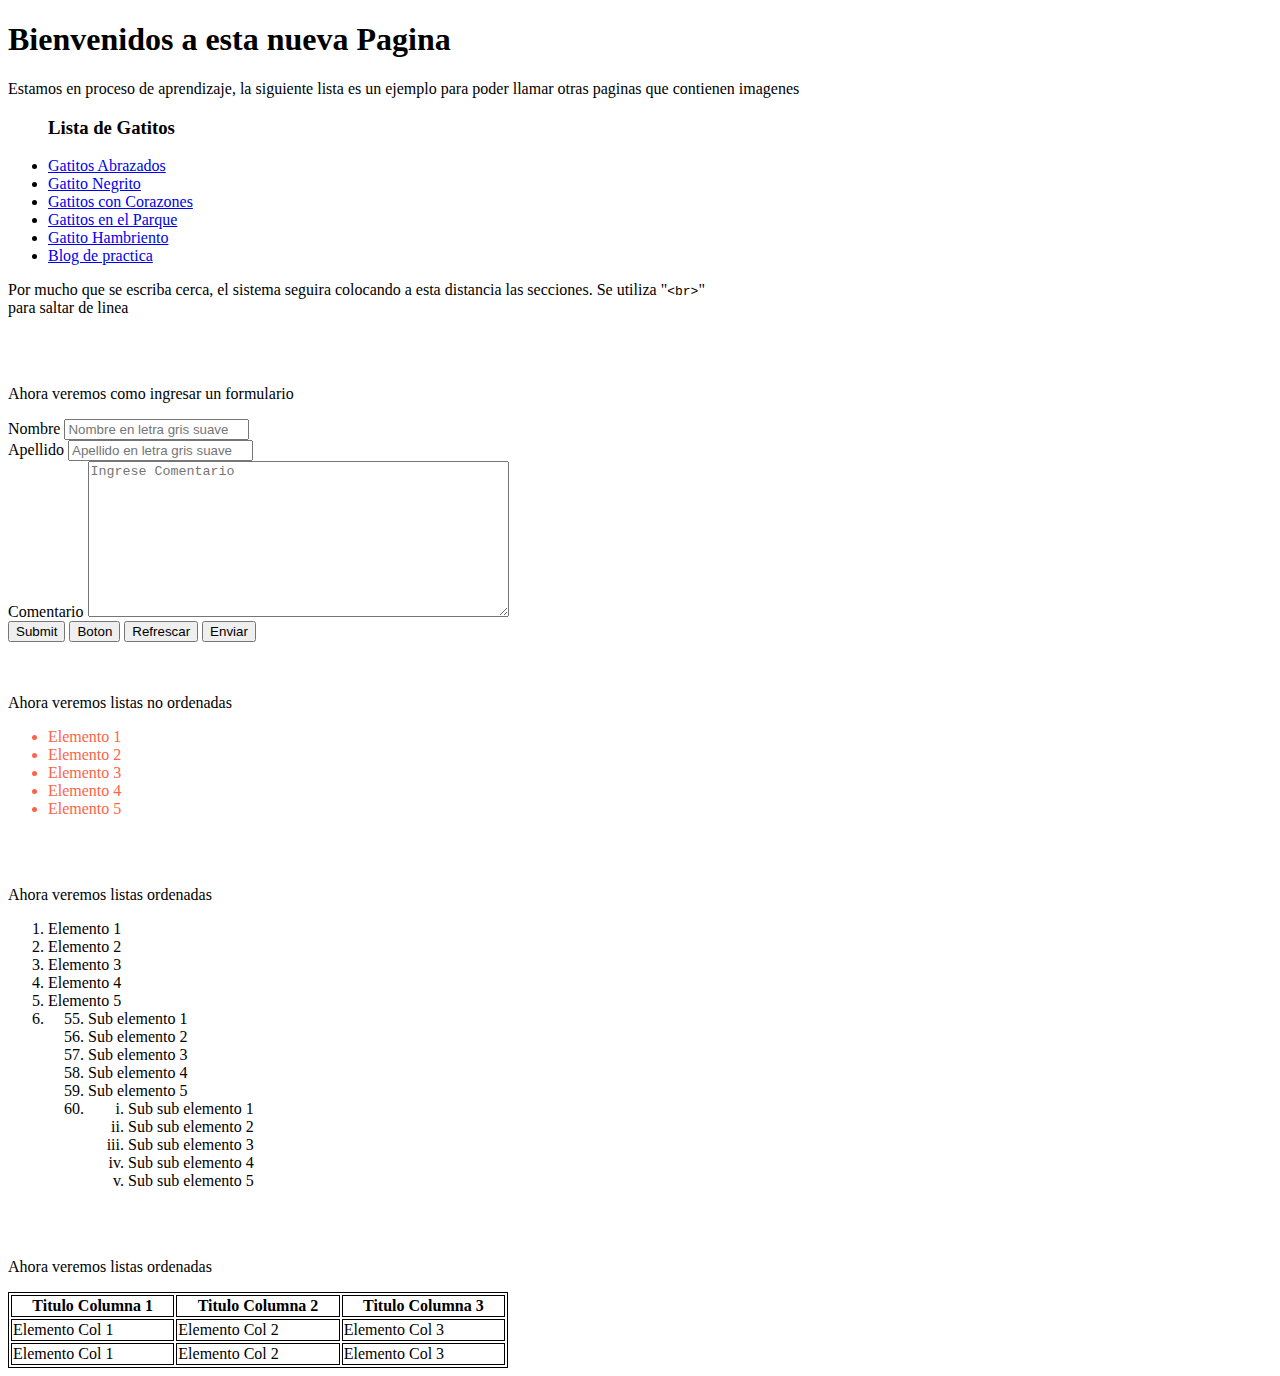
<file: index.html>
<!DOCTYPE html>
<html lang="en">
<head>
    <meta charset="UTF-8">
    <meta name="viewport" content="width=device-width, initial-scale=1.0">
    <title>Gatitos para el mundo</title>
    <link rel="stylesheet" href="./assets/css/estilo.css">

</head>
<body>
    <h1>Bienvenidos a esta nueva Pagina</h1>
    <p>Estamos en proceso de aprendizaje, la siguiente lista es un ejemplo para poder llamar otras paginas que contienen imagenes</p>
    <ul class="dropdown-menu">
        <h3><span class="dropdown-item-text">Lista de Gatitos</span></h3>
        <li><a class="dropdown-item" href="./paginas/gatito_01.html">Gatitos Abrazados</a></li>
        <li><a class="dropdown-item" href="./paginas/gatito_02.html">Gatito Negrito</a></li>
        <li><a class="dropdown-item" href="./paginas/gatito_03.html">Gatitos con Corazones</a></li>
        <li><a class="dropdown-item" href="./paginas/gatito_04.html">Gatitos en el Parque</a></li>
        <li><a class="dropdown-item" href="./paginas/gatito_05.html">Gatito Hambriento</a></li>
        <li><a class="dropdown-item" href="./paginas/blog.html">Blog de practica</a></li>
    </ul>
    <p>Por mucho que se escriba cerca, el sistema seguira colocando a esta distancia las secciones. Se utiliza "<code>&lt;br&gt;</code>" <br> para saltar de linea</p>
    <br><br>
    <p>Ahora veremos como ingresar un formulario</p>

    <!--Esto es un comentario-->
    <form action="ruta" method="post">
        <label for="identificador_01">Nombre</label> 
        <!--for me permite que sin importar si apreto el contenedor o el identificador, 
        igual puedo escribir la información en el espacio asignado-->
        <input type="text" id="identificador_01" name="nombre" placeholder="Nombre en letra gris suave">
        <!--se le asignan atributos al contenedor, name da el nombre que tendra la informacion al ser enviada es decir, la llave-->
        <br>
        <label for="identificador_02">Apellido</label> 
        <input type="text" id="identificador_02" name="apellido" placeholder="Apellido en letra gris suave">
        <br>
        <label for="identificador_03">Comentario</label>
        <textarea cols="50" rows="10" id="identificador_03" name="comentario" placeholder="Ingrese Comentario"></textarea> 
        <br>
        <input type="submit"> <!--botonera no personalizable-->
        <button type="button">Boton</button> <!--se debe especificar el comportamiento con javascript-->
        <button type="reset">Refrescar</button>
        <button type="submit">Enviar</button> <!--similar a input tipo submit, pero permite personalizarlo ad-->

    </form>
    <br><br>
    <p>Ahora veremos listas no ordenadas</p>
    
    <ul class="lista">
        <li>Elemento 1</li>
        <li>Elemento 2</li>
        <li>Elemento 3</li>
        <li>Elemento 4</li>
        <li>Elemento 5</li>

    </ul>

    <br><br>
    <p>Ahora veremos listas ordenadas</p>

    <ol>
        <li>Elemento 1</li>
        <li>Elemento 2</li>
        <li>Elemento 3</li>
        <li>Elemento 4</li>
        <li>Elemento 5</li>
        <li>
            <ol>
                <li value="55">Sub elemento 1</li>
                <li>Sub elemento 2</li>
                <li>Sub elemento 3</li>
                <li>Sub elemento 4</li>
                <li>Sub elemento 5</li>
                <li>
                    <ol>
                        <li style="list-style-type: lower-roman;">Sub sub elemento 1</li>
                        <li style="list-style-type: lower-roman;">Sub sub elemento 2</li>
                        <li style="list-style-type: lower-roman;">Sub sub elemento 3</li>
                        <li style="list-style-type: lower-roman;">Sub sub elemento 4</li>
                        <li style="list-style-type: lower-roman;">Sub sub elemento 5</li>

                    </ol>
                </li>
            </ol>
        </li>

    </ol>
    <br><br>
    <p>Ahora veremos listas ordenadas</p>
    <table style="border: 1px solid black; width: 500px;">
         <thead> <!-- agrupa la cabezera; le indica al explorador que es la cabezera-->
            <tr> <!--indican una fila dentro de la tabla-->
                <th style="border: 1px solid black;">Titulo Columna 1</th> <!--es el titulo que estara centrada con respecto a la columna-->
                <th style="border: 1px solid black;">Titulo Columna 2</th>
                <th style="border: 1px solid black;">Titulo Columna 3</th>
             </tr>
         </thead>
         <tbody> <!--agrupa el cuerpo de una tabla-->
            <tr>
                <td style="border: 1px solid black;">Elemento Col 1</td> <!--es el elemento y estaran alineados a la izquierda de la columna-->
                <td style="border: 1px solid black;">Elemento Col 2</td>
                <td style="border: 1px solid black;">Elemento Col 3</td>
             </tr>
             <tr>
                <td style="border: 1px solid black;">Elemento Col 1</td>
                <td style="border: 1px solid black;">Elemento Col 2</td>
                <td style="border: 1px solid black;">Elemento Col 3</td>
             </tr>
         </tbody>
    </table>
</body>
</html>
</file>
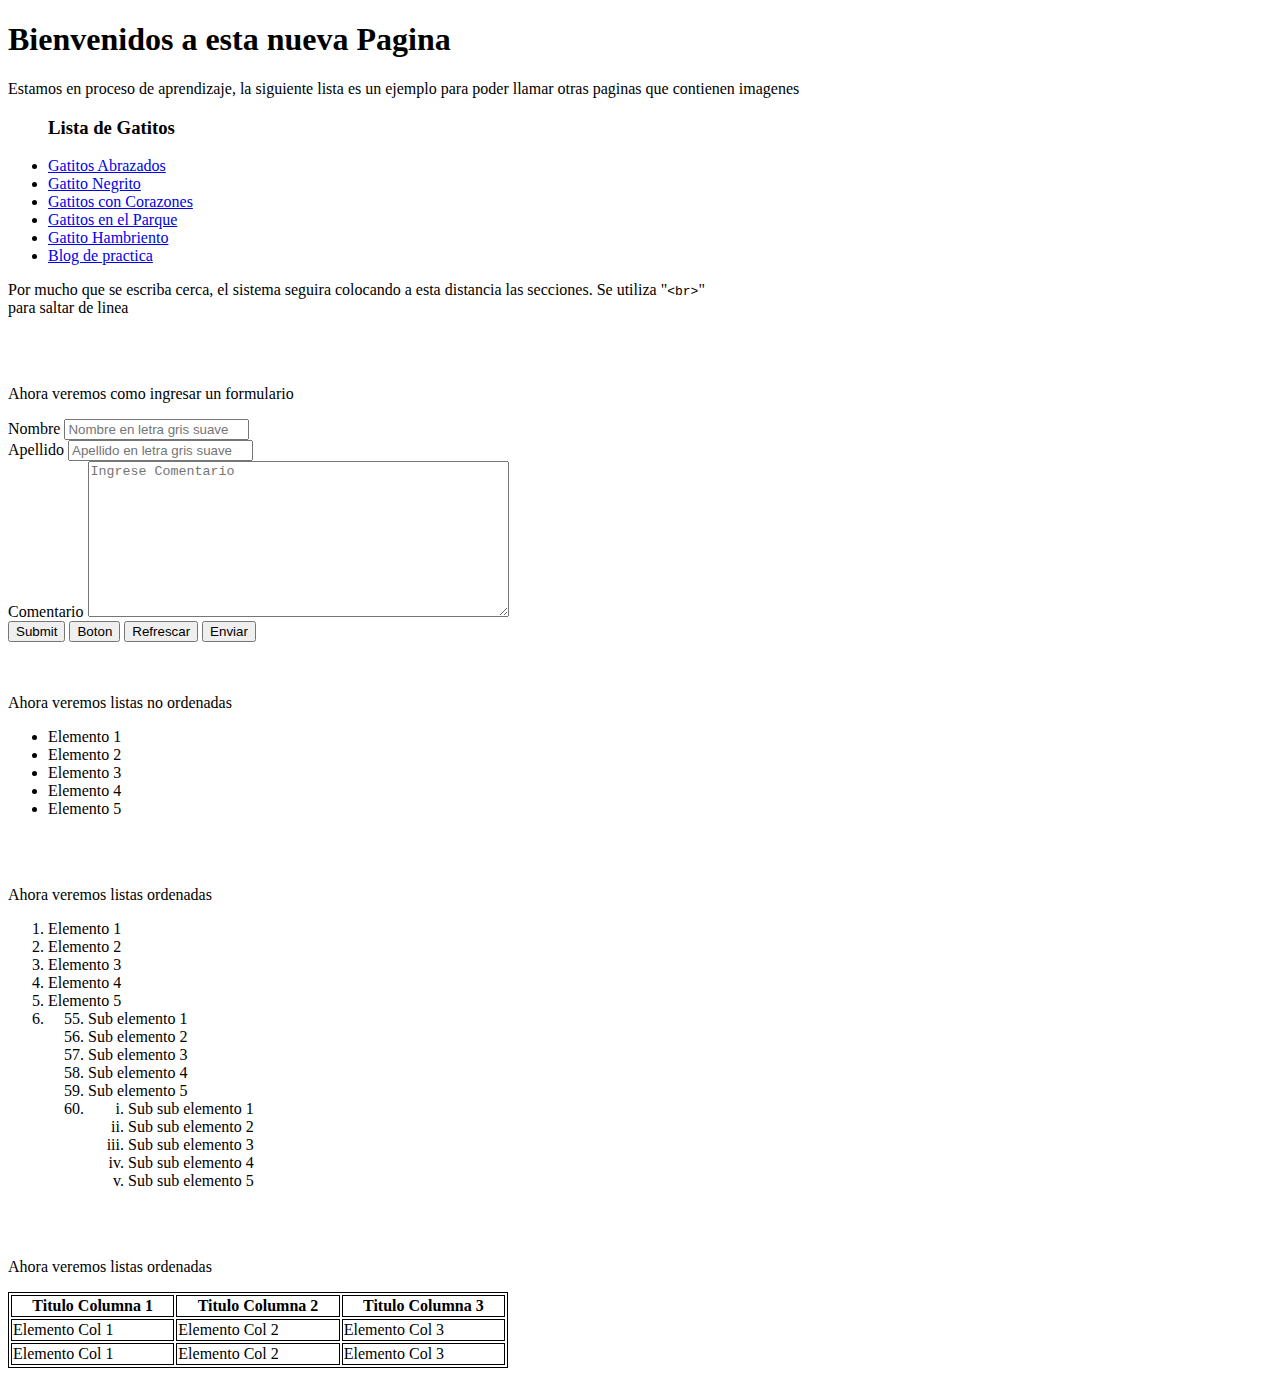
<file: paginas/index.html>
<!DOCTYPE html>
<html lang="en">
<head>
    <meta charset="UTF-8">
    <meta name="viewport" content="width=device-width, initial-scale=1.0">
    <title>Gatitos para el mundo</title>


</head>
<body>
    <h1>Bienvenidos a esta nueva Pagina</h1>
    <p>Estamos en proceso de aprendizaje, la siguiente lista es un ejemplo para poder llamar otras paginas que contienen imagenes</p>
    <ul class="dropdown-menu">
        <h3><span class="dropdown-item-text">Lista de Gatitos</span></h3>
        <li><a class="dropdown-item" href="./gatito_01.html">Gatitos Abrazados</a></li>
        <li><a class="dropdown-item" href="./gatito_02.html">Gatito Negrito</a></li>
        <li><a class="dropdown-item" href="./gatito_03.html">Gatitos con Corazones</a></li>
        <li><a class="dropdown-item" href="./gatito_04.html">Gatitos en el Parque</a></li>
        <li><a class="dropdown-item" href="./gatito_05.html">Gatito Hambriento</a></li>
        <li><a class="dropdown-item" href="./blog.html">Blog de practica</a></li>
    </ul>
    <p>Por mucho que se escriba cerca, el sistema seguira colocando a esta distancia las secciones. Se utiliza "<code>&lt;br&gt;</code>" <br> para saltar de linea</p>
    <br><br>
    <p>Ahora veremos como ingresar un formulario</p>

    <!--Esto es un comentario-->
    <form action="ruta" method="post">
        <label for="identificador_01">Nombre</label> 
        <!--for me permite que sin importar si apreto el contenedor o el identificador, 
        igual puedo escribir la información en el espacio asignado-->
        <input type="text" id="identificador_01" name="nombre" placeholder="Nombre en letra gris suave">
        <!--se le asignan atributos al contenedor, name da el nombre que tendra la informacion al ser enviada es decir, la llave-->
        <br>
        <label for="identificador_02">Apellido</label> 
        <input type="text" id="identificador_02" name="apellido" placeholder="Apellido en letra gris suave">
        <br>
        <label for="identificador_03">Comentario</label>
        <textarea cols="50" rows="10" id="identificador_03" name="comentario" placeholder="Ingrese Comentario"></textarea> 
        <br>
        <input type="submit"> <!--botonera no personalizable-->
        <button type="button">Boton</button> <!--se debe especificar el comportamiento con javascript-->
        <button type="reset">Refrescar</button>
        <button type="submit">Enviar</button> <!--similar a input tipo submit, pero permite personalizarlo ad-->

    </form>
    <br><br>
    <p>Ahora veremos listas no ordenadas</p>
    
    <ul>
        <li>Elemento 1</li>
        <li>Elemento 2</li>
        <li>Elemento 3</li>
        <li>Elemento 4</li>
        <li>Elemento 5</li>

    </ul>

    <br><br>
    <p>Ahora veremos listas ordenadas</p>

    <ol>
        <li>Elemento 1</li>
        <li>Elemento 2</li>
        <li>Elemento 3</li>
        <li>Elemento 4</li>
        <li>Elemento 5</li>
        <li>
            <ol>
                <li value="55">Sub elemento 1</li>
                <li>Sub elemento 2</li>
                <li>Sub elemento 3</li>
                <li>Sub elemento 4</li>
                <li>Sub elemento 5</li>
                <li>
                    <ol>
                        <li style="list-style-type: lower-roman;">Sub sub elemento 1</li>
                        <li style="list-style-type: lower-roman;">Sub sub elemento 2</li>
                        <li style="list-style-type: lower-roman;">Sub sub elemento 3</li>
                        <li style="list-style-type: lower-roman;">Sub sub elemento 4</li>
                        <li style="list-style-type: lower-roman;">Sub sub elemento 5</li>

                    </ol>
                </li>
            </ol>
        </li>

    </ol>
    <br><br>
    <p>Ahora veremos listas ordenadas</p>
    <table style="border: 1px solid black; width: 500px;">
         <thead> <!-- agrupa la cabezera; le indica al explorador que es la cabezera-->
            <tr> <!--indican una fila dentro de la tabla-->
                <th style="border: 1px solid black;">Titulo Columna 1</th> <!--es el titulo que estara centrada con respecto a la columna-->
                <th style="border: 1px solid black;">Titulo Columna 2</th>
                <th style="border: 1px solid black;">Titulo Columna 3</th>
             </tr>
         </thead>
         <tbody> <!--agrupa el cuerpo de una tabla-->
            <tr>
                <td style="border: 1px solid black;">Elemento Col 1</td> <!--es el elemento y estaran alineados a la izquierda de la columna-->
                <td style="border: 1px solid black;">Elemento Col 2</td>
                <td style="border: 1px solid black;">Elemento Col 3</td>
             </tr>
             <tr>
                <td style="border: 1px solid black;">Elemento Col 1</td>
                <td style="border: 1px solid black;">Elemento Col 2</td>
                <td style="border: 1px solid black;">Elemento Col 3</td>
             </tr>
         </tbody>
    </table>
</body>
</html>
</file>
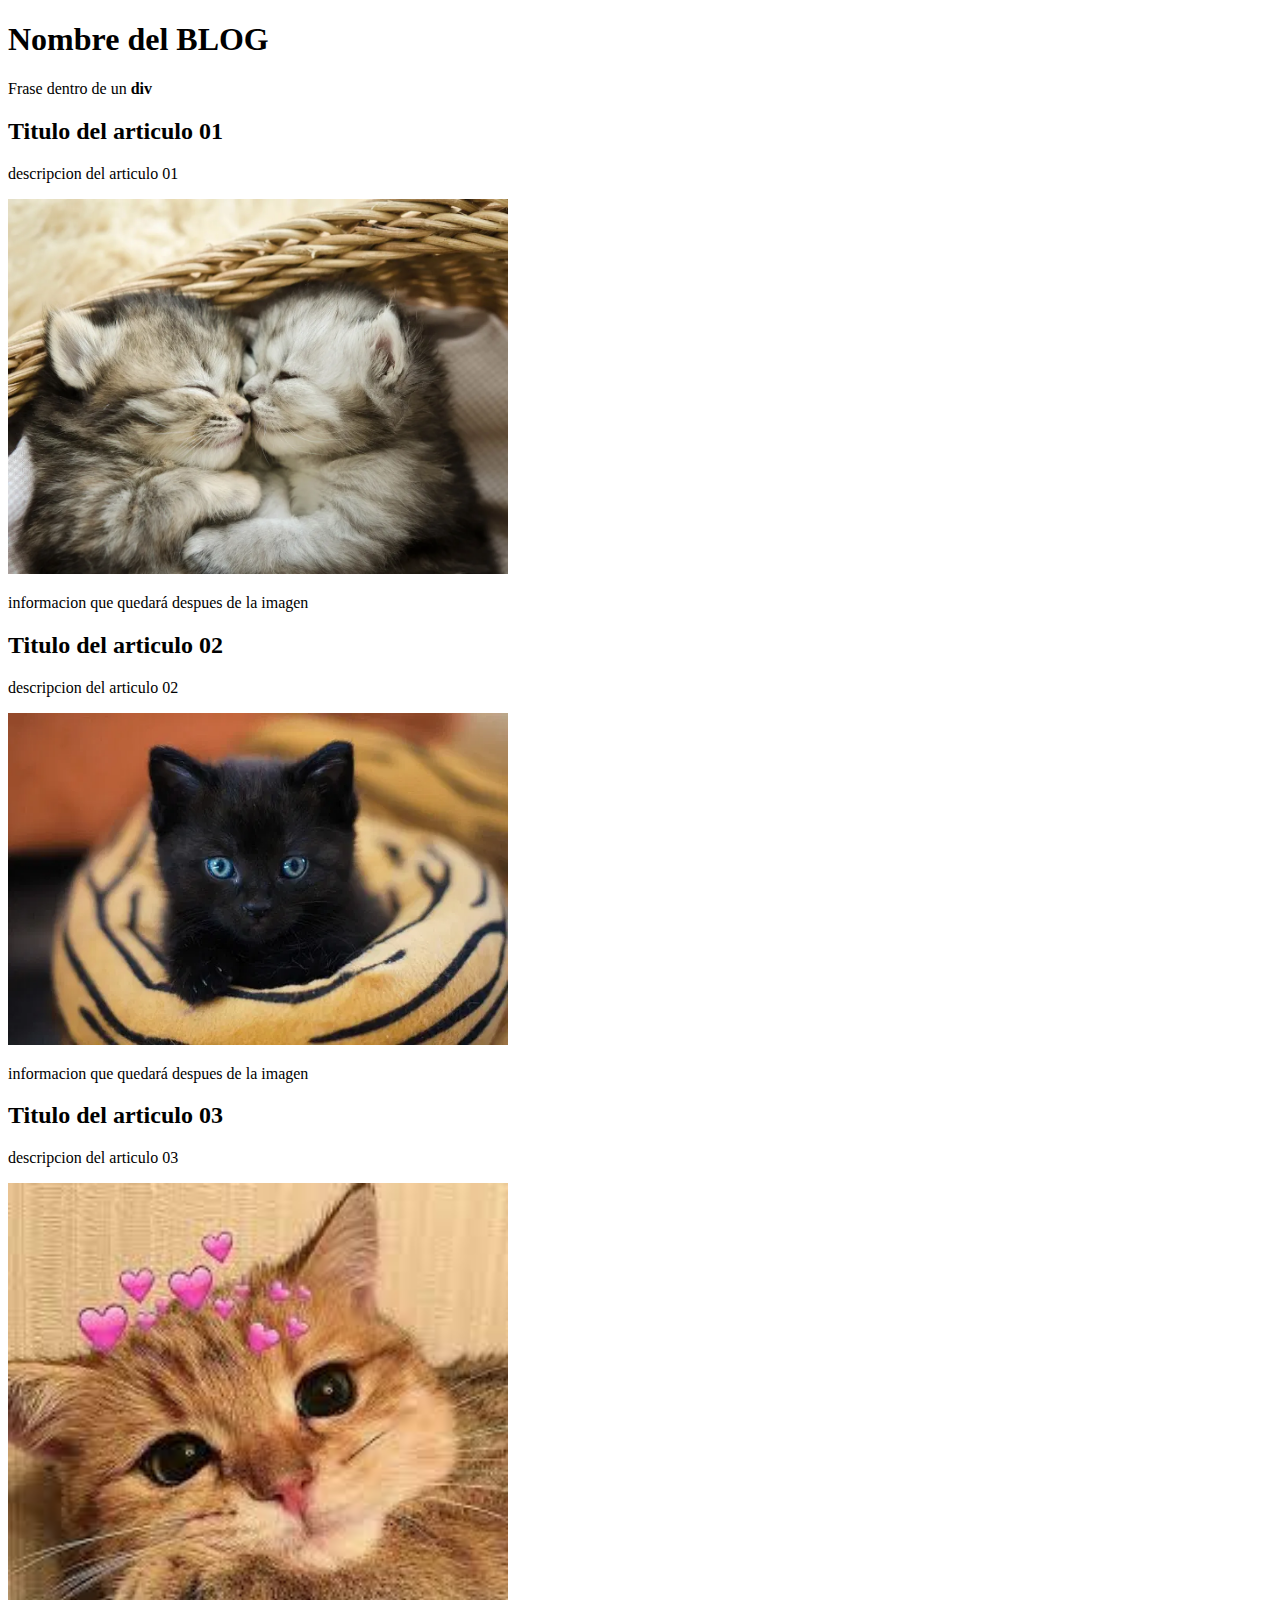
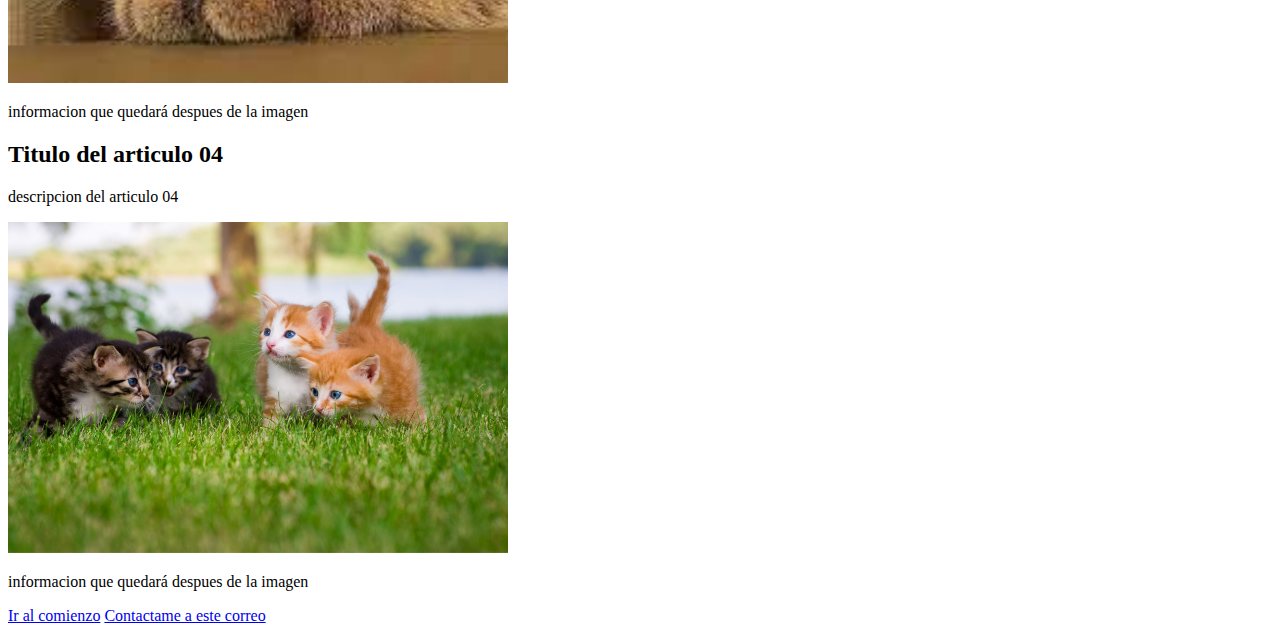
<file: paginas/blog.html>
<!DOCTYPE html>
<html lang="en">
<head>
    <meta charset="UTF-8">
    <title>Document</title>

</head>
<body>
    <header>
        <h1 id="entrada">Nombre del BLOG</h1> <!--Se ocupa id cuando es un elemento unico-->
    </header>
    <div>
        <p>Frase dentro de un <strong>div</strong></p> 
    </div>
    <section>
        <article class="post"> <!--Se ocupa class cuando quiero seleccionar más de un elemento-->
            <h2>Titulo del articulo 01</h2> 
            <p>descripcion del articulo 01</p>
            <img src="../assets/img/01.webp" width="500px" alt="gatitos">
            <p>informacion que quedará despues de la imagen</p>
        </article>
        <article class="post">
            <h2>Titulo del articulo 02</h2>
            <p>descripcion del articulo 02</p>
            <img src="../assets/img/02.webp" width="500px" alt="gatitos">
            <p>informacion que quedará despues de la imagen</p>
        </article>
        <article class="post">
            <h2>Titulo del articulo 03</h2>
            <p>descripcion del articulo 03</p>
            <img src="../assets/img/03.jpg" width="500px" alt="gatitos">
            <p>informacion que quedará despues de la imagen</p>
        </article>
        <article class="post">
            <h2>Titulo del articulo 04</h2>
            <p>descripcion del articulo 04</p>
            <img src="../assets/img/04.jpg" width="500px" alt="gatitos">
            <p>informacion que quedará despues de la imagen</p>
        </article>
    </section>
    <footer>
        <a href="#entrada">Ir al comienzo</a> <!--para ir hasta un id especifico se coloca # y el nombre del id-->
        <a href="mailto:correo@casillero.cl">Contactame a este correo</a>
    </footer>

</body>
</html>
</file>
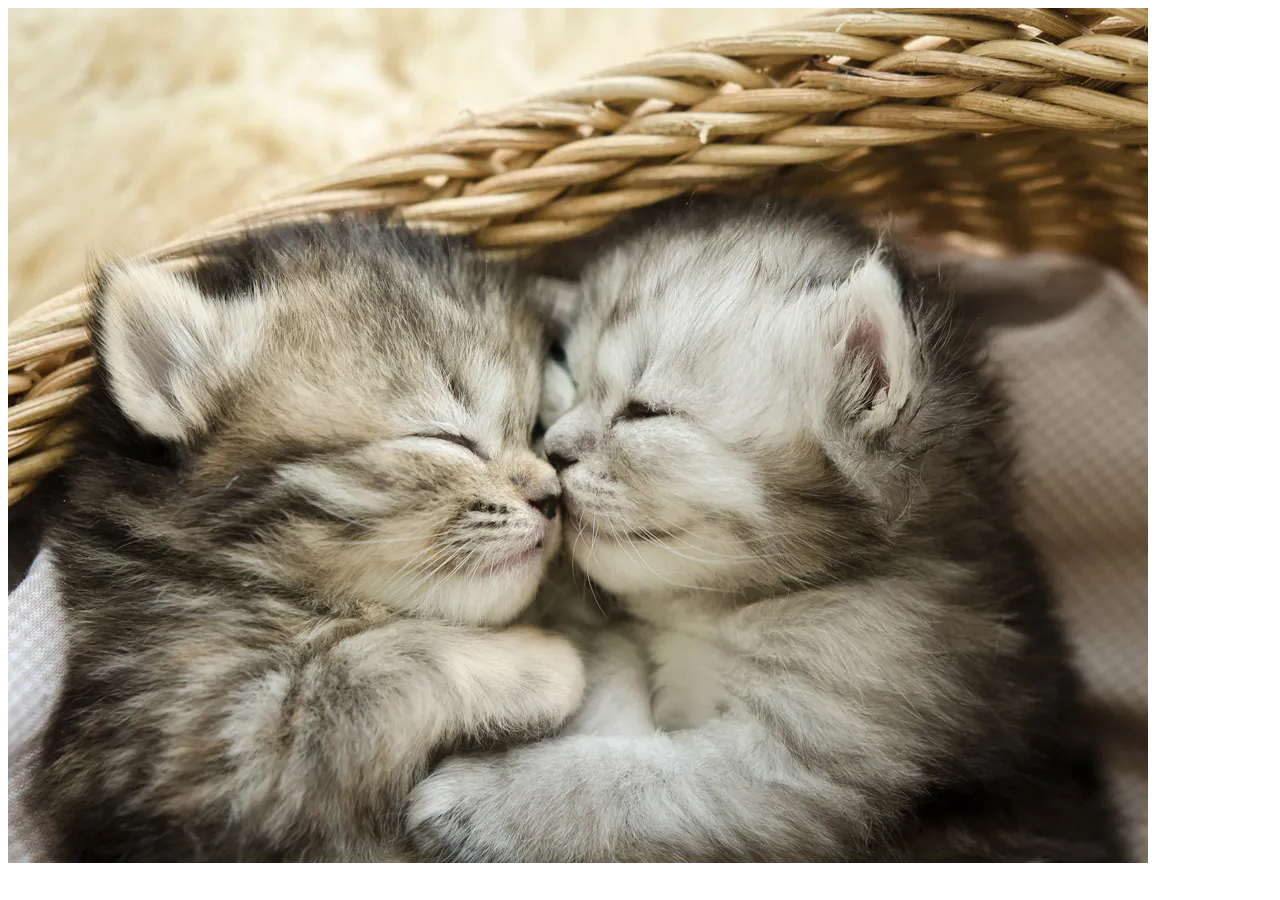
<file: paginas/gatito_01.html>
<!DOCTYPE html>
<html lang="en">
<head>
    <meta charset="UTF-8">
    <meta name="viewport" content="width=device-width, initial-scale=1.0">
    <title>Document</title>
</head>
<body>
    <img src="../assets/img/01.webp" alt="ternuras abrazadas" />
</body>
</html>
</file>
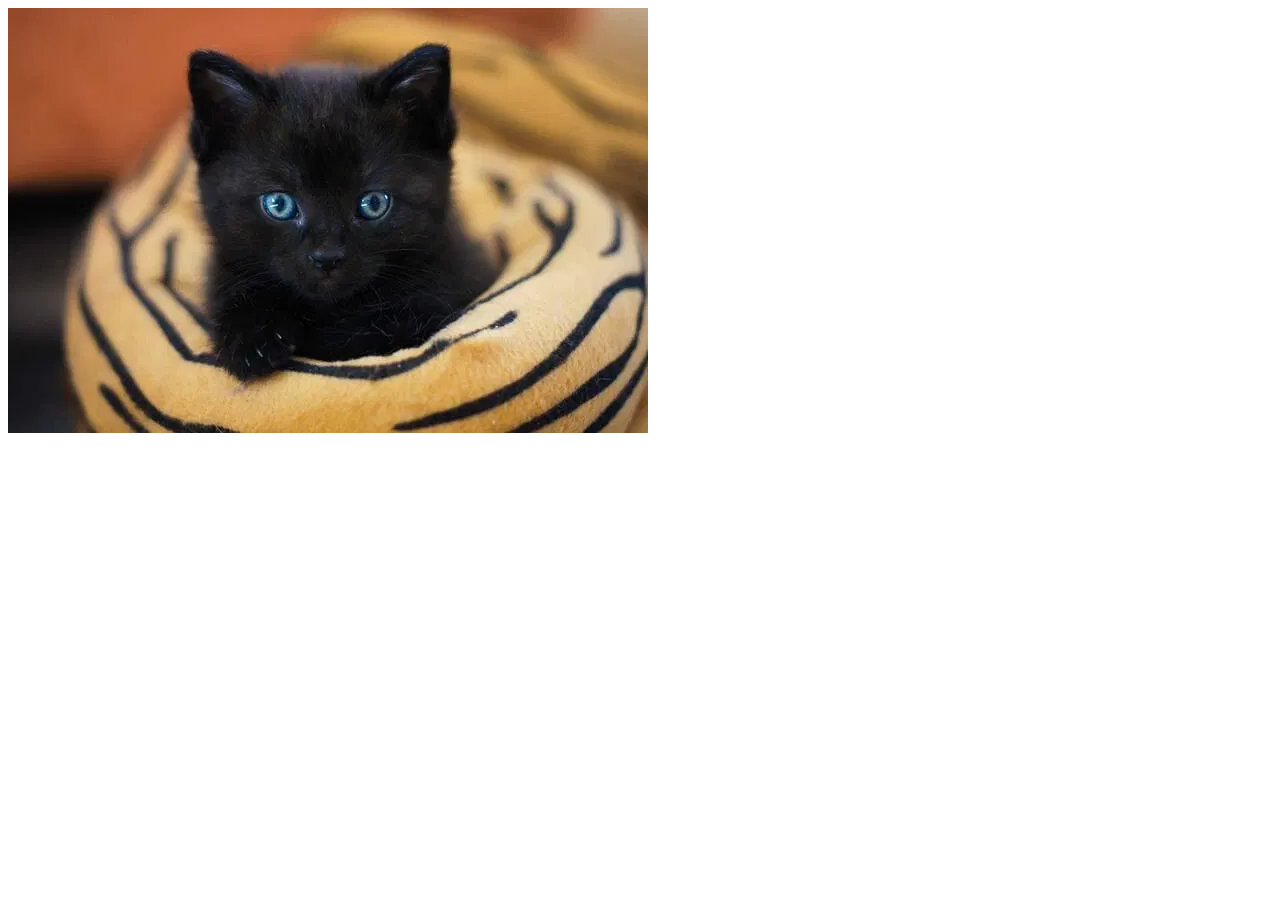
<file: paginas/gatito_02.html>
<!DOCTYPE html>
<html lang="en">
<head>
    <meta charset="UTF-8">
    <meta name="viewport" content="width=device-width, initial-scale=1.0">
    <title>Document</title>
</head>
<body>
    <img src="../assets/img/02.webp" alt="ternura negrita" />
</body>
</html>
</file>
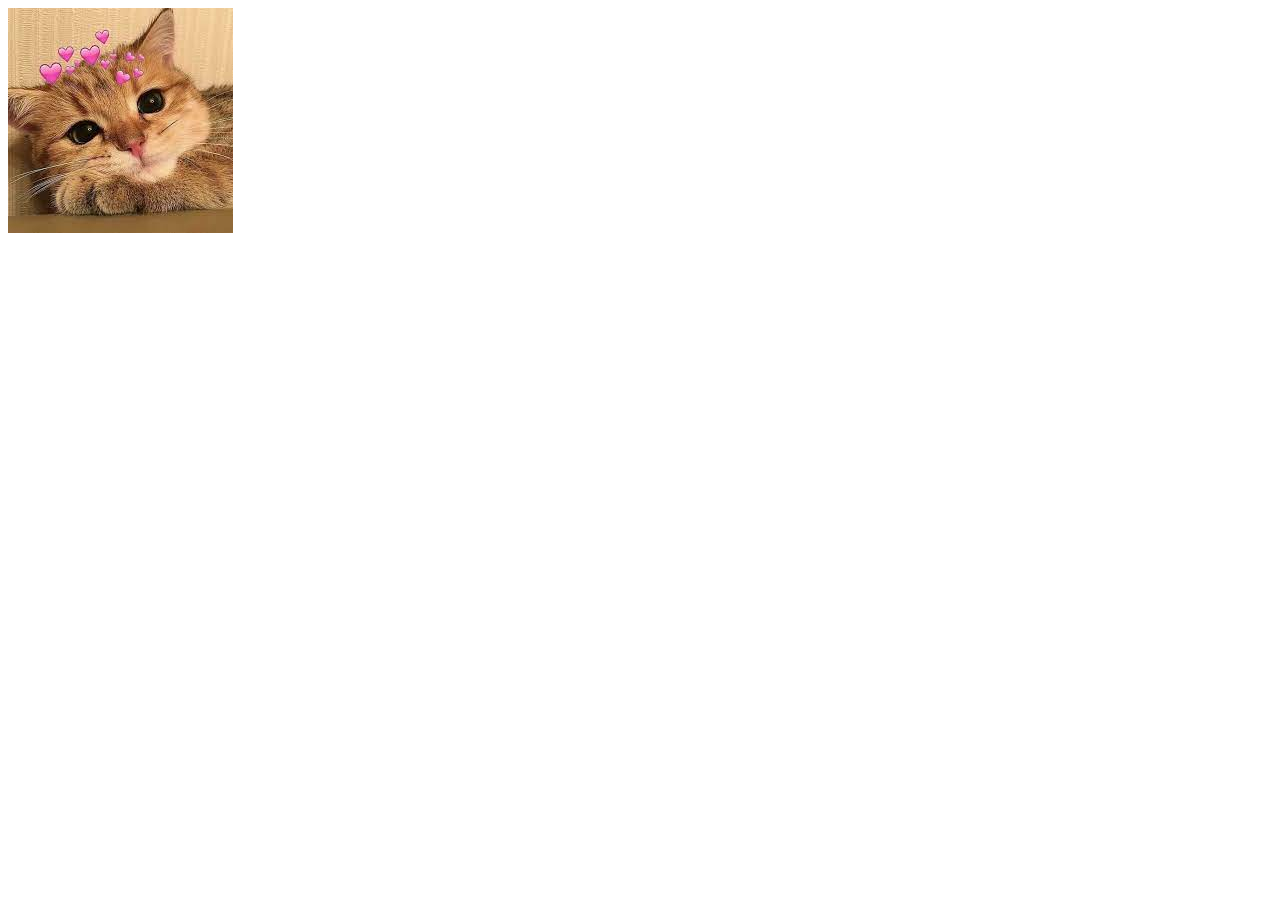
<file: paginas/gatito_03.html>
<!DOCTYPE html>
<html lang="en">
<head>
    <meta charset="UTF-8">
    <meta name="viewport" content="width=device-width, initial-scale=1.0">
    <title>Document</title>
</head>
<body>
    <img src="../assets/img/03.jpg" alt="ternura enamorada">
</body>
</html>
</file>
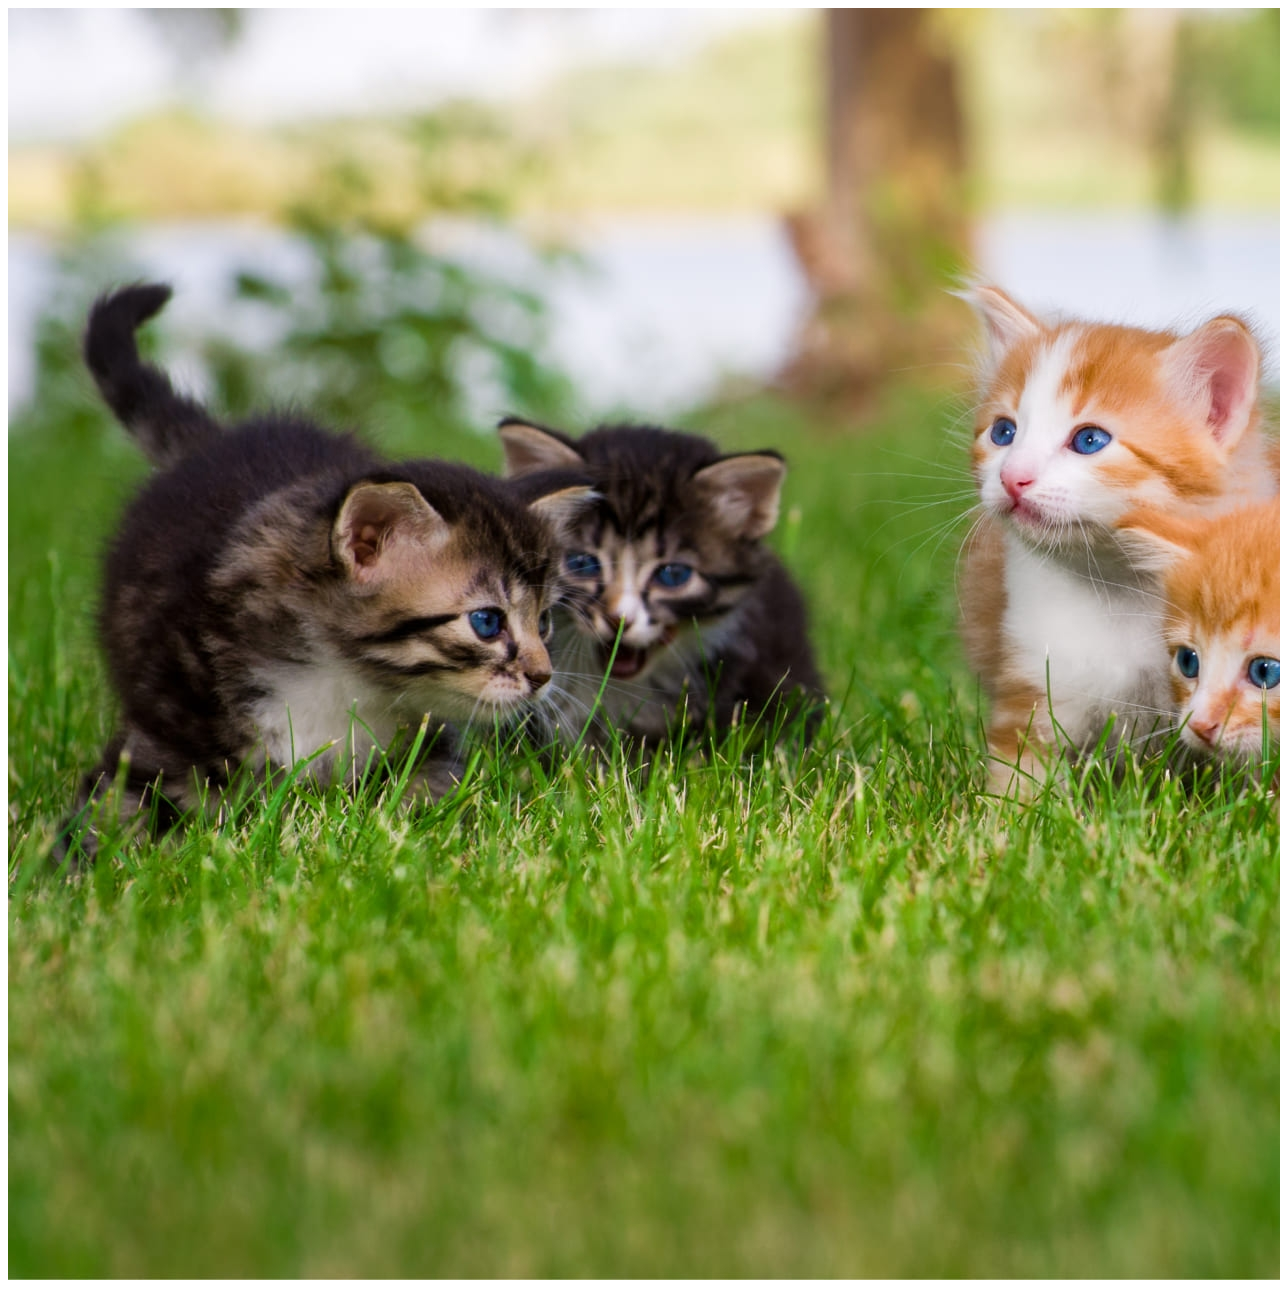
<file: paginas/gatito_04.html>
<!DOCTYPE html>
<html lang="en">
<head>
    <meta charset="UTF-8">
    <meta name="viewport" content="width=device-width, initial-scale=1.0">
    <title>Document</title>
</head>
<body>
    <img src="../assets/img/04.jpg" alt="ternuras Jugando en el parque">
</body>
</html>
</file>
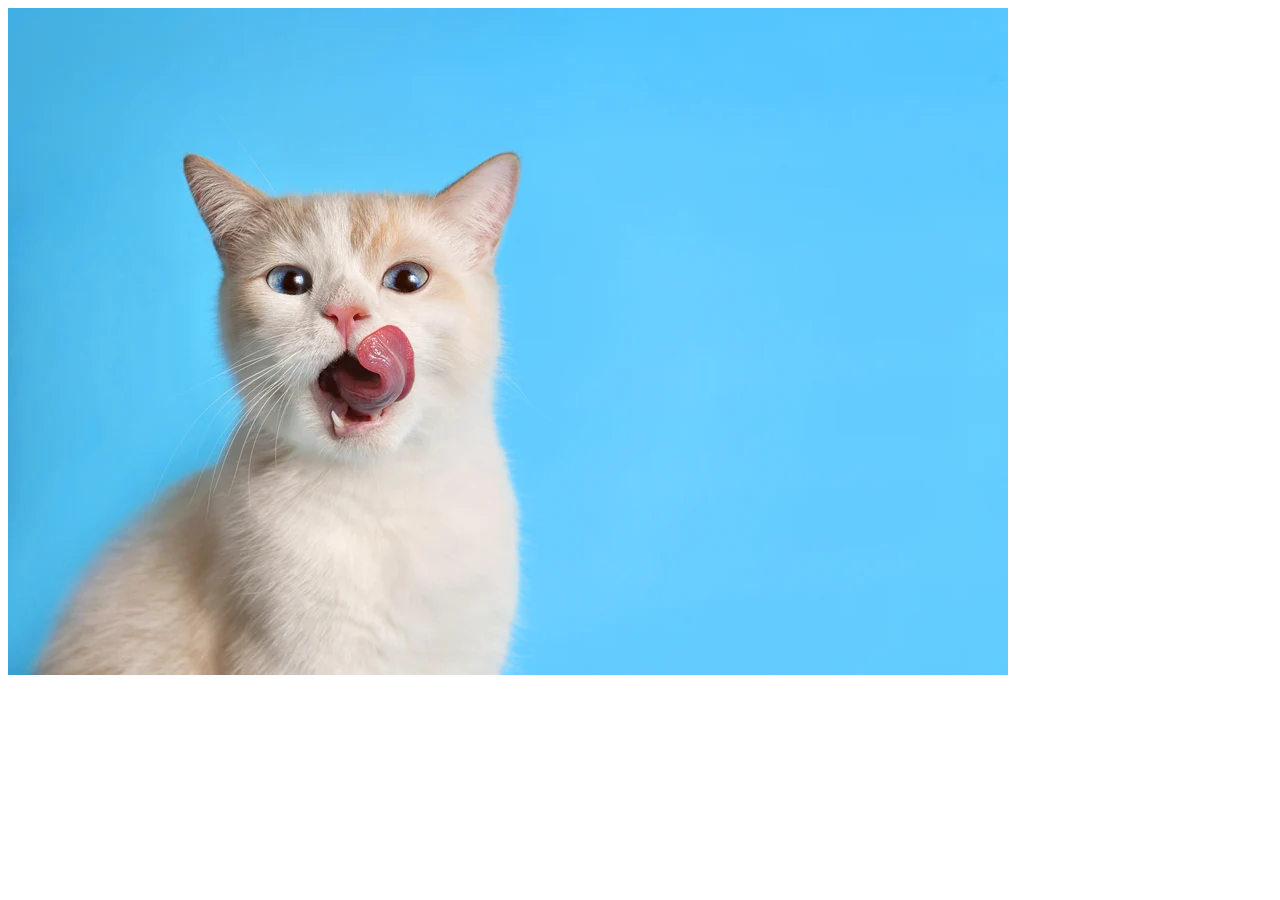
<file: paginas/gatito_05.html>
<!DOCTYPE html>
<html lang="en">
<head>
    <meta charset="UTF-8">
    <meta name="viewport" content="width=device-width, initial-scale=1.0">
    <title>Document</title>
</head>
<body>
    <img src="../assets/img/05.webp" alt="ternura despues de comer">
</body>
</html>
</file>
<file: assets/css/estilo.css>
.lista {
    color: tomato;
}
</file>
